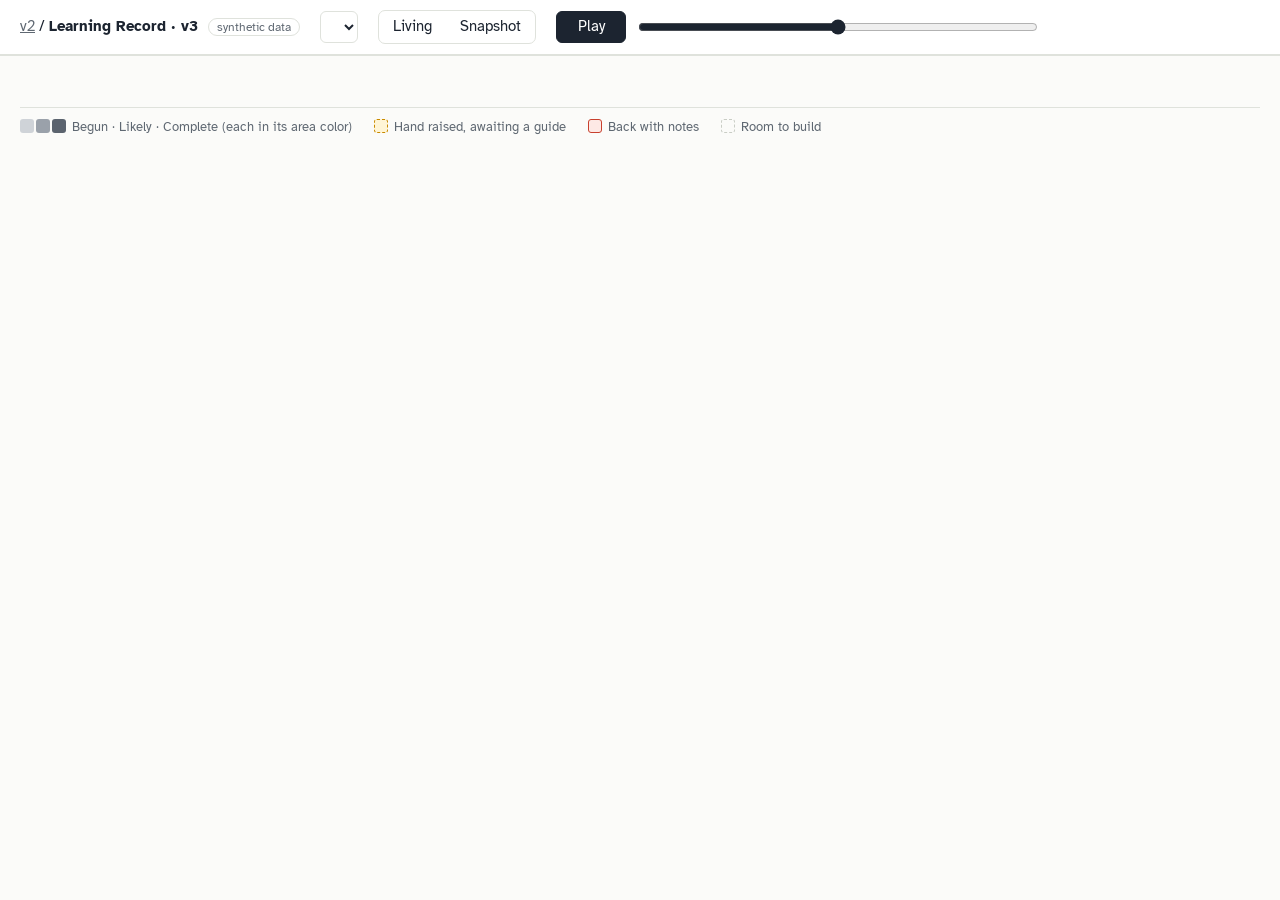
<file: index.html>
<!DOCTYPE html>
<html lang="en">
<head>
  <meta charset="utf-8" />
  <meta http-equiv="refresh" content="0; url=v3/" />
  <title>Learning Record encodings</title>
  <style>
    body { font-family: sans-serif; padding: 2rem; color: #1c2430; }
    a { color: #1e3a5f; }
  </style>
</head>
<body>
  <p><a href="v3/">v3 — castle, garden, compass, seasons, review flow</a></p>
  <p><a href="v2/">v2 — fill bars, breadcrumbs</a></p>
  <p><a href="v1/">v1 — pitch with rationales</a></p>
</body>
</html>
</file>
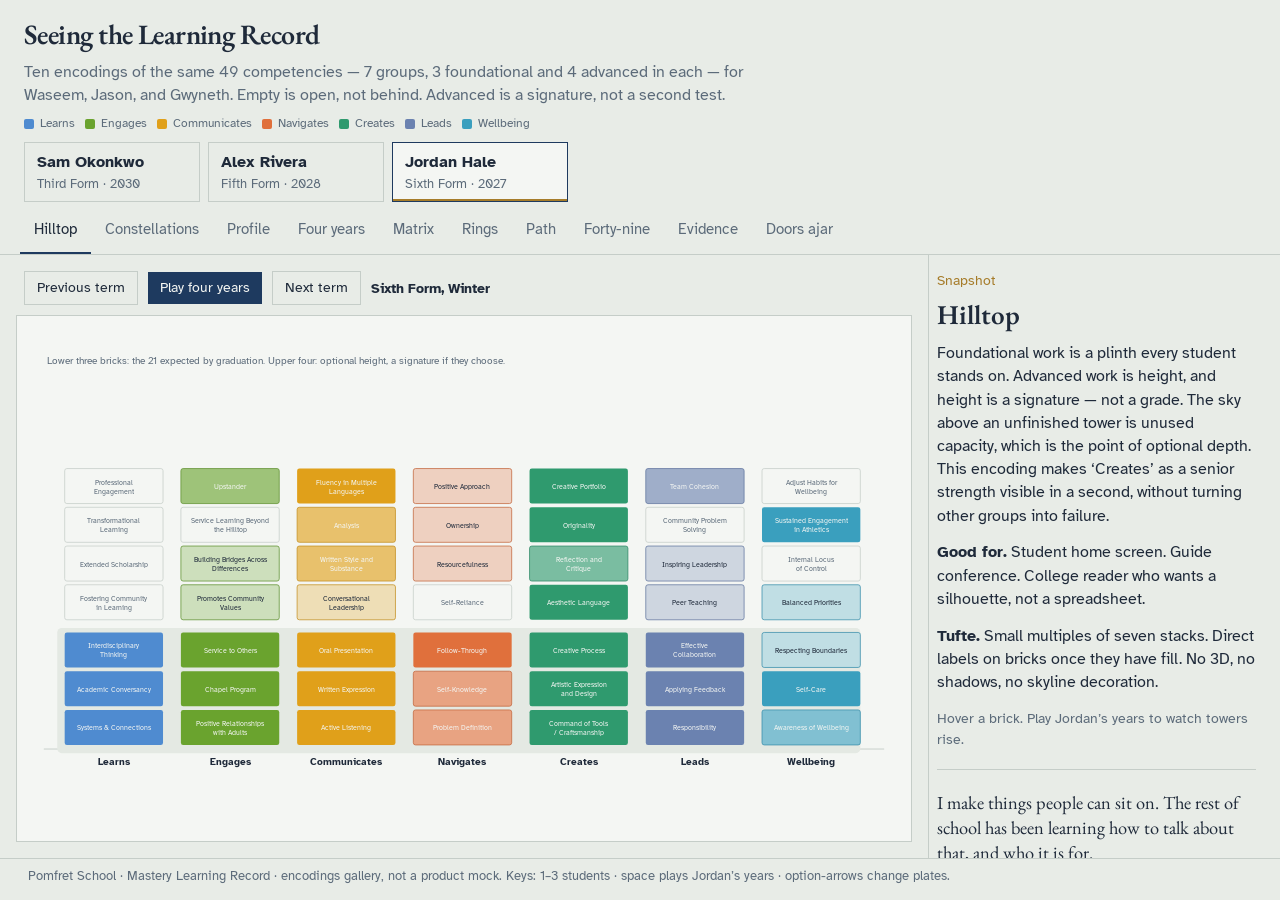
<file: v1/index.html>
<!DOCTYPE html>
<html lang="en">
<head>
  <meta charset="utf-8" />
  <meta name="viewport" content="width=device-width, initial-scale=1" />
  <title>Seeing the Learning Record</title>
  <link rel="preconnect" href="https://fonts.googleapis.com" />
  <link rel="preconnect" href="https://fonts.gstatic.com" crossorigin />
  <link href="https://fonts.googleapis.com/css2?family=Atkinson+Hyperlegible:wght@400;700&family=EB+Garamond:ital,wght@0,500;0,600;1,500&display=swap" rel="stylesheet" />
  <link rel="stylesheet" href="styles.css" />
</head>
<body>
  <div class="shell">
    <header>
      <div>
        <h1>Seeing the Learning Record</h1>
        <p class="lede">
          Ten encodings of the same 49 competencies — 7 groups, 3 foundational and 4 advanced in each —
          for Waseem, Jason, and Gwyneth. Empty is open, not behind. Advanced is a signature, not a second test.
        </p>
        <div class="swatches" id="swatches"></div>
      </div>
      <div class="people" id="people"></div>
    </header>

    <nav id="viz-nav" aria-label="Encodings"></nav>

    <div class="stage">
      <div class="canvas-wrap">
        <div class="scrub" id="scrub">
          <button type="button" class="ghost" id="term-back">Previous term</button>
          <button type="button" id="play">Play four years</button>
          <button type="button" class="ghost" id="term-fwd">Next term</button>
          <span id="term-label"></span>
        </div>
        <div id="plate"></div>
      </div>
      <aside>
        <div id="rationale"></div>
        <div id="portrait"></div>
      </aside>
    </div>

    <footer>
      Pomfret School · Mastery Learning Record · encodings gallery, not a product mock.
      Keys: 1–3 students · space plays Jordan’s years · option-arrows change plates.
    </footer>
  </div>
  <div id="tip" hidden></div>
  <script type="module">
    import { GROUPS } from "./js/data.js";
    const row = document.getElementById("swatches");
    GROUPS.forEach((g) => {
      const s = document.createElement("span");
      s.className = "swatch";
      s.innerHTML = `<i style="background:${g.ink}"></i>${g.short}`;
      row.appendChild(s);
    });
  </script>
  <script type="module" src="./js/app.js"></script>
</body>
</html>
</file>
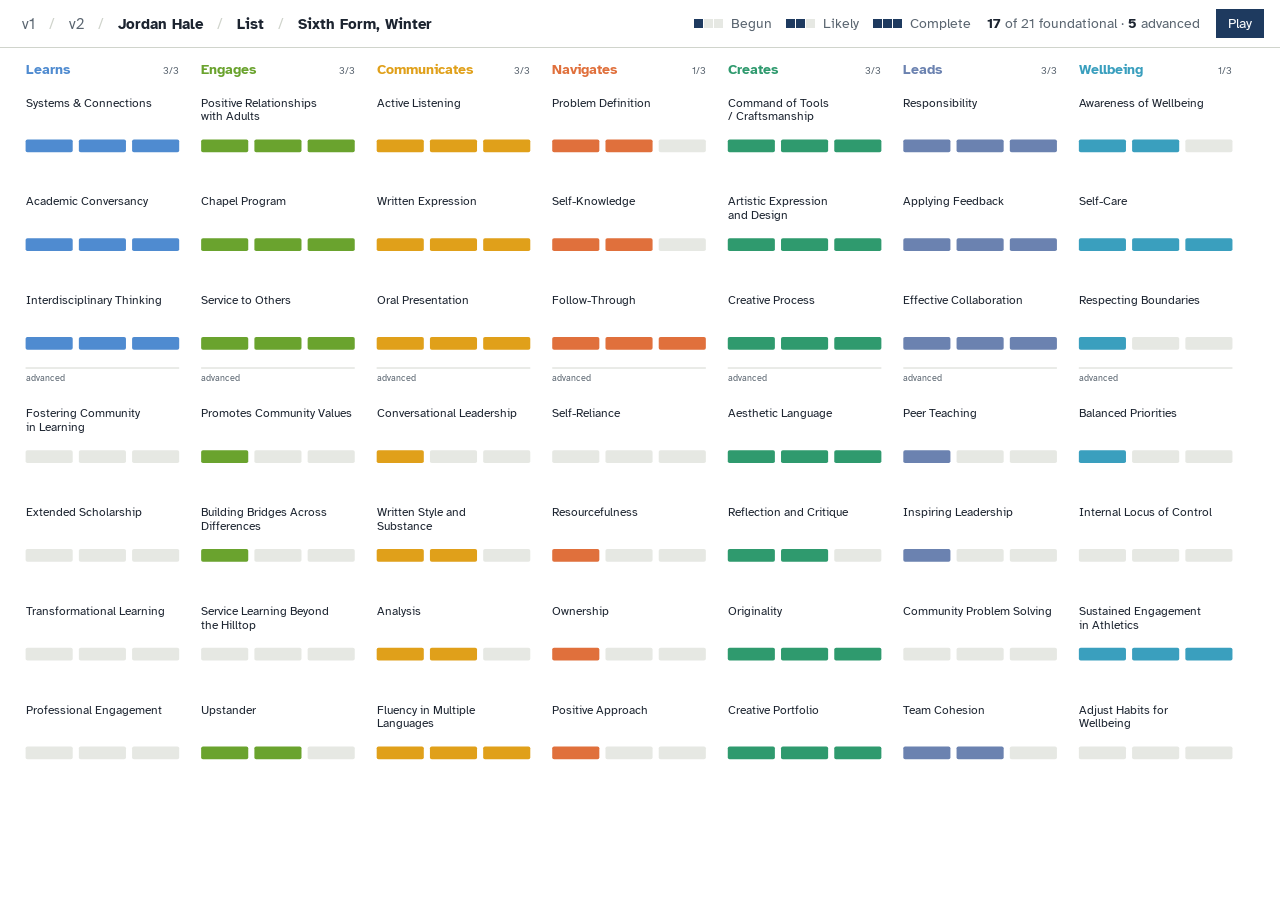
<file: v2/index.html>
<!DOCTYPE html>
<html lang="en">
<head>
  <meta charset="utf-8" />
  <meta name="viewport" content="width=device-width, initial-scale=1" />
  <title>Learning Record · v2</title>
  <link rel="preconnect" href="https://fonts.googleapis.com" />
  <link rel="preconnect" href="https://fonts.gstatic.com" crossorigin />
  <link href="https://fonts.googleapis.com/css2?family=Atkinson+Hyperlegible:wght@400;700&display=swap" rel="stylesheet" />
  <link rel="stylesheet" href="styles.css" />
</head>
<body>
  <header class="bar">
    <nav class="crumbs" aria-label="Location">
      <a class="crumb link" href="../v1/">v1</a>
      <span class="sep">/</span>
      <span class="crumb is-here">v2</span>
      <span class="sep">/</span>
      <div class="crumb-menu">
        <button type="button" class="crumb" id="crumb-student" aria-expanded="false" aria-haspopup="true"></button>
        <div class="menu-list" id="menu-student" hidden></div>
      </div>
      <span class="sep">/</span>
      <div class="crumb-menu">
        <button type="button" class="crumb" id="crumb-viz" aria-expanded="false" aria-haspopup="true"></button>
        <div class="menu-list" id="menu-viz" hidden></div>
      </div>
      <span class="sep" id="term-slash">/</span>
      <div class="crumb-menu" id="term-wrap">
        <button type="button" class="crumb" id="crumb-term" aria-expanded="false" aria-haspopup="true"></button>
        <div class="menu-list" id="menu-term" hidden></div>
      </div>
    </nav>
    <div class="bar-right">
      <div class="legend" title="Each competency fills left to right">
        <span class="cells"><i></i><i class="off"></i><i class="off"></i></span> Begun
        <span class="cells"><i></i><i></i><i class="off"></i></span> Likely
        <span class="cells"><i></i><i></i><i></i></span> Complete
      </div>
      <div id="stats"></div>
      <button type="button" id="play">Play</button>
    </div>
  </header>
  <main id="plate"></main>
  <div id="tip" hidden></div>
  <script type="module" src="./js/app.js"></script>
</body>
</html>
</file>
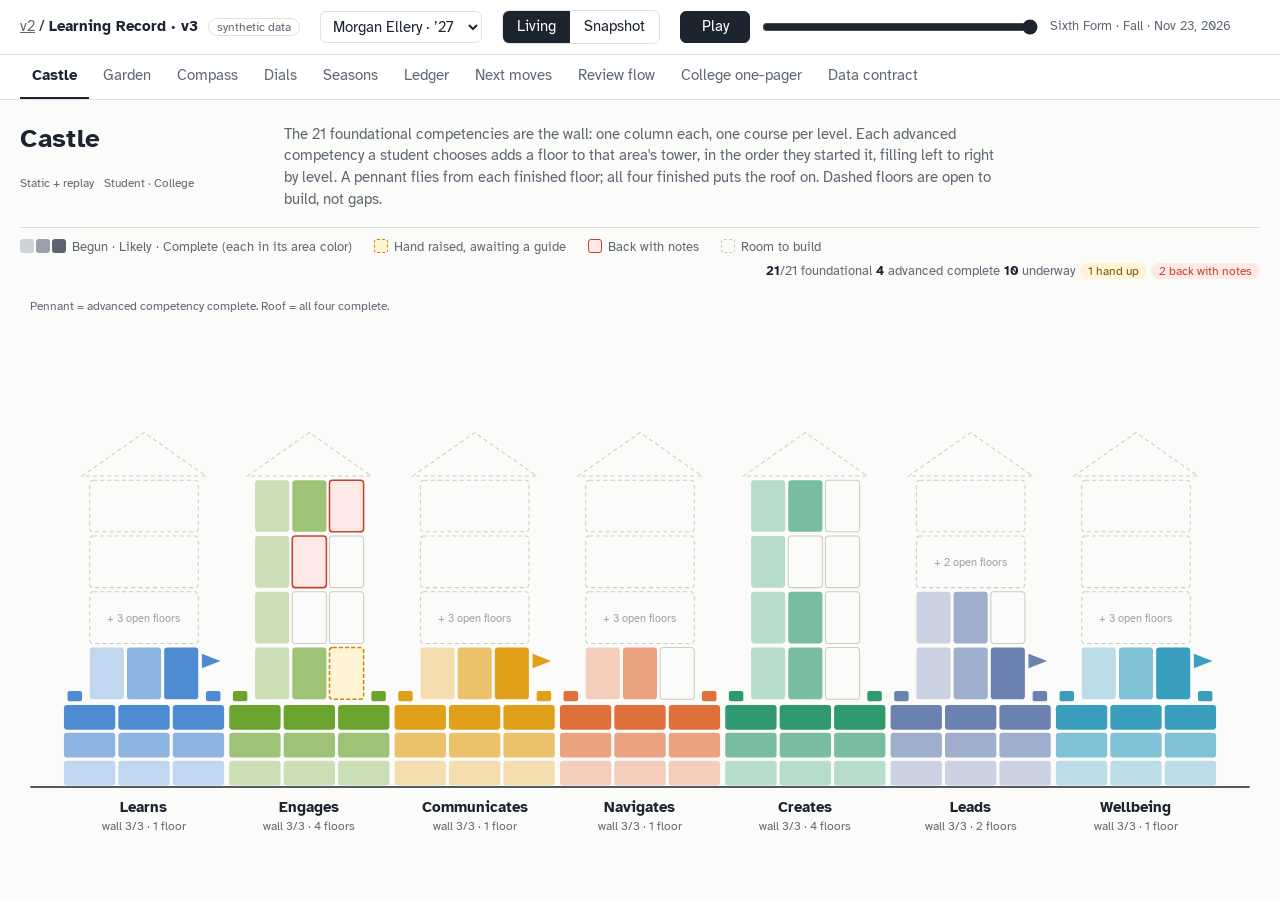
<file: v3/index.html>
<!DOCTYPE html>
<html lang="en">
<head>
  <meta charset="utf-8" />
  <meta name="viewport" content="width=device-width, initial-scale=1" />
  <title>Learning Record · v3</title>
  <link href="https://fonts.googleapis.com/css2?family=Atkinson+Hyperlegible:wght@400;700&display=swap" rel="stylesheet" />
  <link rel="stylesheet" href="styles.css" />
</head>
<body>
  <header class="bar">
    <div class="brand"><a href="../v2/">v2</a> / <b>Learning Record · v3</b> <span class="syn">synthetic data</span></div>
    <select id="student" aria-label="Student"></select>
    <div class="seg" role="group" aria-label="Mode">
      <button data-mode="living" title="For the student: shows raised hands, notes, and room to build">Living</button>
      <button data-mode="snapshot" title="For a college reader: only what is earned">Snapshot</button>
    </div>
    <div class="time">
      <button id="play">Play</button>
      <input id="when" type="range" min="0" step="1" aria-label="Date" />
      <span id="date"></span>
    </div>
  </header>
  <nav id="nav"></nav>
  <main>
    <div class="head">
      <div><h1 id="title"></h1><p id="tags"></p></div>
      <p id="note"></p>
    </div>
    <div class="legend">
      <span><i style="background:#cfd3d8"></i><i style="background:#9aa1aa"></i><i style="background:#5b636e"></i> Begun · Likely · Complete (each in its area color)</span>
      <span class="lv-only"><i class="u-raised"></i> Hand raised, awaiting a guide</span>
      <span class="lv-only"><i class="u-returned"></i> Back with notes</span>
      <span class="lv-only"><i class="u-ghost"></i> Room to build</span>
      <span id="stats"></span>
    </div>
    <div id="stage"></div>
  </main>
  <aside id="drawer" hidden></aside>
  <div id="tip" hidden></div>
  <script type="module" src="./js/app.js"></script>
</body>
</html>
</file>
<file: v1/styles.css>
:root {
  --paper: #e8ece7;
  --plate: #f4f6f3;
  --ink: #1f2a3a;
  --mute: #5c6b7a;
  --rule: #c5cdc8;
  --navy: #1e3a5f;
  --gold: #a67c2a;
  --display: "EB Garamond", "Palatino Linotype", Palatino, serif;
  --ui: "Atkinson Hyperlegible", "Source Sans 3", sans-serif;
}

* { box-sizing: border-box; }
html, body { margin: 0; min-height: 100%; }
body {
  background: var(--paper);
  color: var(--ink);
  font-family: var(--ui);
  font-size: 16px;
  line-height: 1.45;
}

.shell {
  min-height: 100vh;
  height: 100vh;
  display: grid;
  grid-template-rows: auto auto minmax(0, 1fr) auto;
}

header {
  padding: 14px 24px 6px;
  display: grid;
  grid-template-columns: 1fr;
  gap: 10px;
}

h1 {
  font-family: var(--display);
  font-size: 1.75rem;
  font-weight: 600;
  margin: 0;
  letter-spacing: -0.02em;
}

.lede {
  margin: 6px 0 0;
  color: var(--mute);
  max-width: 46rem;
}

.people {
  display: flex;
  gap: 8px;
  justify-content: flex-start;
  flex-wrap: wrap;
}

.person {
  appearance: none;
  background: transparent;
  border: 1px solid var(--rule);
  color: var(--ink);
  padding: 8px 12px;
  text-align: left;
  font: inherit;
  cursor: pointer;
  min-width: 11rem;
}
.person.is-on {
  border-color: var(--navy);
  background: var(--plate);
  box-shadow: inset 0 -2px 0 var(--gold);
}
.person-name { display: block; font-weight: 700; }
.person-meta { display: block; color: var(--mute); font-size: 0.8rem; }

#viz-nav {
  display: flex;
  gap: 0;
  padding: 0 20px;
  border-bottom: 1px solid var(--rule);
  overflow-x: auto;
}
.viz-tab {
  appearance: none;
  background: none;
  border: 0;
  border-bottom: 2px solid transparent;
  color: var(--mute);
  font: inherit;
  font-size: 0.95rem;
  padding: 10px 14px 12px;
  cursor: pointer;
  white-space: nowrap;
}
.viz-tab.is-on {
  color: var(--ink);
  border-bottom-color: var(--navy);
}

.stage {
  display: grid;
  grid-template-columns: minmax(0, 1fr) 22rem;
  min-height: 0;
  flex: 1;
}

.canvas-wrap {
  padding: 12px 16px 16px;
  min-width: 0;
  display: flex;
  flex-direction: column;
  min-height: 0;
}

.scrub {
  display: flex;
  align-items: center;
  gap: 10px;
  padding: 4px 8px 10px;
  color: var(--mute);
  font-size: 0.9rem;
}
.scrub[hidden] { display: none; }
.scrub button {
  appearance: none;
  font: inherit;
  font-size: 0.85rem;
  background: var(--navy);
  color: var(--plate);
  border: 0;
  padding: 6px 12px;
  cursor: pointer;
}
.scrub button.ghost {
  background: transparent;
  color: var(--ink);
  border: 1px solid var(--rule);
}
#term-label { font-weight: 700; color: var(--ink); }

#plate {
  flex: 1;
  position: relative;
  background: var(--plate);
  border: 1px solid var(--rule);
  min-height: 0;
  overflow: hidden;
}
#plate svg {
  position: absolute;
  inset: 0;
  width: 100%;
  height: 100%;
}

aside {
  padding: 16px 24px 24px 8px;
  border-left: 1px solid var(--rule);
  overflow: auto;
}
aside h2 {
  font-family: var(--display);
  font-size: 1.7rem;
  font-weight: 600;
  margin: 0 0 8px;
}
.kicker {
  margin: 0 0 4px;
  color: var(--gold);
  font-size: 0.85rem;
}
aside p { margin: 0 0 0.85rem; color: var(--ink); }
aside p strong { font-weight: 700; }
.motion { color: var(--mute); font-size: 0.9rem; }

#portrait {
  margin-top: 1.25rem;
  padding-top: 1.25rem;
  border-top: 1px solid var(--rule);
}
blockquote {
  margin: 0 0 0.6rem;
  font-family: var(--display);
  font-size: 1.15rem;
  line-height: 1.35;
}
.pitch, .counts { color: var(--mute); font-size: 0.9rem; margin: 0 0 0.4rem; }
.counts b { color: var(--ink); font-weight: 700; }

footer {
  padding: 8px 28px 14px;
  color: var(--mute);
  font-size: 0.8rem;
  border-top: 1px solid var(--rule);
}

#tip {
  position: fixed;
  z-index: 20;
  max-width: 16rem;
  background: var(--ink);
  color: var(--plate);
  padding: 8px 10px;
  font-size: 0.8rem;
  pointer-events: none;
  line-height: 1.3;
}
#tip strong { display: block; font-size: 0.9rem; }
.tip-meta, .tip-extra { display: block; opacity: 0.8; margin-top: 2px; }

.swatches {
  display: flex;
  gap: 10px;
  flex-wrap: wrap;
  margin-top: 8px;
}
.swatch {
  display: flex;
  align-items: center;
  gap: 6px;
  font-size: 0.75rem;
  color: var(--mute);
}
.swatch i {
  width: 10px;
  height: 10px;
  display: block;
  border-radius: 2px;
}

@media (max-width: 960px) {
  header { grid-template-columns: 1fr; }
  .people { justify-content: flex-start; }
  .stage { grid-template-columns: 1fr; }
  aside { border-left: 0; border-top: 1px solid var(--rule); padding: 16px 20px; }
  #plate { height: 70vw; min-height: 420px; }
}

@media (prefers-reduced-motion: reduce) {
  * { transition: none !important; }
}
</file>
<file: v2/styles.css>
:root {
  --paper: #f6f7f4;
  --ink: #1c2430;
  --mute: #5a6570;
  --rule: #d0d4cc;
  --navy: #1e3a5f;
  --ui: "Atkinson Hyperlegible", "Source Sans 3", sans-serif;
}

* { box-sizing: border-box; }
html, body { margin: 0; height: 100%; }
body {
  background: var(--paper);
  color: var(--ink);
  font-family: var(--ui);
  font-size: 15px;
  display: grid;
  grid-template-rows: auto minmax(0, 1fr);
}

.bar {
  display: flex;
  align-items: center;
  justify-content: space-between;
  gap: 16px;
  padding: 0 16px;
  min-height: 48px;
  border-bottom: 1px solid var(--rule);
  background: #fff;
  flex-wrap: wrap;
}

.crumbs {
  display: flex;
  align-items: center;
  gap: 6px;
  min-width: 0;
  flex-wrap: wrap;
}
.sep { color: var(--rule); padding: 0 2px; }
.crumb {
  appearance: none;
  background: none;
  border: 0;
  font: inherit;
  color: var(--ink);
  padding: 8px 6px;
  cursor: pointer;
  font-weight: 700;
}
.crumb.link {
  text-decoration: none;
  font-weight: 400;
  color: var(--mute);
}
.crumb.is-here { font-weight: 400; color: var(--mute); cursor: default; }
.crumb[aria-expanded="true"] { background: var(--paper); }
button.crumb:hover { text-decoration: underline; }

.crumb-menu { position: relative; }
.menu-list {
  position: absolute;
  top: 100%;
  left: 0;
  z-index: 10;
  min-width: 14rem;
  background: #fff;
  border: 1px solid var(--rule);
  padding: 4px 0;
  max-height: 70vh;
  overflow: auto;
}
.menu-list button {
  display: block;
  width: 100%;
  text-align: left;
  appearance: none;
  background: none;
  border: 0;
  font: inherit;
  padding: 8px 12px;
  cursor: pointer;
  color: var(--ink);
}
.menu-list button:hover,
.menu-list button.is-on { background: var(--paper); }

.bar-right {
  display: flex;
  align-items: center;
  gap: 16px;
  color: var(--mute);
  font-size: 0.85rem;
  flex-wrap: wrap;
}
#stats b { color: var(--ink); font-weight: 700; }

.legend {
  display: flex;
  align-items: center;
  gap: 8px;
}
.cells {
  display: inline-flex;
  gap: 1px;
  margin-left: 6px;
}
.cells i {
  width: 9px;
  height: 9px;
  background: var(--navy);
  display: block;
}
.cells i.off { background: #e6e8e3; }

#play {
  appearance: none;
  font: inherit;
  font-size: 0.85rem;
  background: var(--navy);
  color: #fff;
  border: 0;
  padding: 6px 12px;
  cursor: pointer;
}
#play[hidden] { display: none; }

#plate {
  position: relative;
  min-height: 0;
  background: #fff;
}
#plate svg {
  position: absolute;
  inset: 0;
  width: 100%;
  height: 100%;
}

#tip {
  position: fixed;
  z-index: 20;
  max-width: 16rem;
  background: var(--ink);
  color: #fff;
  padding: 8px 10px;
  font-size: 0.8rem;
  pointer-events: none;
  line-height: 1.3;
}
#tip strong { display: block; }
.tip-meta, .tip-extra { display: block; opacity: 0.8; margin-top: 2px; }

@media (prefers-reduced-motion: reduce) {
  * { transition: none !important; }
}
</file>
<file: v3/styles.css>
:root {
  --paper: #fbfbf9;
  --card: #fff;
  --ink: #1c2430;
  --mute: #5f6872;
  --faint: #9aa1a8;
  --rule: #dfe2dc;
  --open: #c9cdc5;
  --amber: #c98a00;
  --amber-bg: #fff5d6;
  --red: #c8402e;
  --red-bg: #fde9e5;
  --soil: #f3efe7;
  --ui: "Atkinson Hyperlegible", system-ui, sans-serif;
}
* { box-sizing: border-box; }
body { margin: 0; background: var(--paper); color: var(--ink); font: 15px/1.45 var(--ui); }
button, select, input { font: inherit; color: inherit; }
button { cursor: pointer; }

/* ---- chrome ---- */
.bar { display: flex; flex-wrap: wrap; align-items: center; gap: 12px 20px; padding: 10px 20px; background: var(--card); border-bottom: 1px solid var(--rule); position: sticky; top: 0; z-index: 5; }
.brand a { color: var(--mute); }
.syn { font-size: 12px; color: var(--mute); border: 1px solid var(--rule); border-radius: 99px; padding: 1px 8px; margin-left: 6px; }
select { padding: 5px 8px; border: 1px solid var(--rule); border-radius: 6px; background: var(--card); }
.seg { display: inline-flex; border: 1px solid var(--rule); border-radius: 7px; overflow: hidden; }
.seg button { border: 0; background: none; padding: 5px 14px; }
.seg button.on { background: var(--ink); color: #fff; }
.time { display: flex; align-items: center; gap: 10px; flex: 1; min-width: 280px; }
.time input { flex: 1; accent-color: var(--ink); }
#date { font-size: 13px; color: var(--mute); white-space: nowrap; min-width: 210px; }
#play { border: 1px solid var(--ink); background: var(--ink); color: #fff; border-radius: 6px; padding: 4px 14px; min-width: 70px; }

nav { display: flex; gap: 2px; padding: 0 20px; border-bottom: 1px solid var(--rule); overflow-x: auto; background: var(--card); }
nav button { border: 0; background: none; padding: 10px 12px; color: var(--mute); border-bottom: 2px solid transparent; white-space: nowrap; }
nav button.on { color: var(--ink); border-bottom-color: var(--ink); font-weight: 700; }

main { padding: 20px; max-width: 1280px; margin: 0 auto; }
.head { display: grid; grid-template-columns: 240px 1fr; gap: 24px; align-items: start; }
h1 { margin: 0; font-size: 26px; }
#tags span { display: inline-block; font-size: 12px; color: var(--mute); margin-right: 10px; }
#note { margin: 4px 0 0; color: var(--mute); max-width: 72ch; }
.legend { display: flex; flex-wrap: wrap; gap: 6px 22px; align-items: center; font-size: 13px; color: var(--mute); margin: 16px 0 8px; padding-top: 10px; border-top: 1px solid var(--rule); }
.legend i { display: inline-block; width: 14px; height: 14px; border-radius: 3px; vertical-align: -2px; margin-right: 2px; }
#stats { margin-left: auto; }
#stats b { color: var(--ink); }
body[data-mode="snapshot"] .lv-only { display: none; }
.pill { border-radius: 99px; padding: 1px 8px; font-size: 12px; }
.pill.raised { background: var(--amber-bg); color: #7a5600; }
.pill.returned { background: var(--red-bg); color: var(--red); }
#stage { min-height: 400px; }
.hint, .empty { color: var(--mute); font-size: 13px; }

/* ---- svg marks ---- */
svg.viz { width: 100%; height: auto; display: block; overflow: visible; }
svg text { font-family: var(--ui); fill: var(--ink); }
.lab { font-size: 15px; font-weight: 700; }
.lab-sm { font-size: 12px; fill: var(--mute); }
.lab-xs { font-size: 11px; fill: var(--faint); }
.big { font-size: 34px; font-weight: 700; }
.ghost-label { font-size: 11px; fill: var(--faint); }
[data-comp] { cursor: pointer; }
svg [data-comp]:hover, svg .sel { stroke: var(--ink); stroke-width: 2; }
.u-earned { stroke: none; }
.u-open, .legend .u-open { fill: none; stroke: var(--open); stroke-width: 1; }
.u-track { fill: #eef0ec; }
.u-ghost, .legend i.u-ghost { fill: none; stroke: var(--open); stroke-dasharray: 4 3; stroke-width: 1; border: 1px dashed var(--open); }
.u-raised, .legend i.u-raised { fill: var(--amber-bg); stroke: var(--amber); stroke-width: 1.5; stroke-dasharray: 4 2; background: var(--amber-bg); border: 1.5px dashed var(--amber); }
.u-returned, .legend i.u-returned { fill: var(--red-bg); stroke: var(--red); stroke-width: 1.5; background: var(--red-bg); border: 1.5px solid var(--red); }
.ground { stroke: var(--ink); stroke-width: 1.5; }
.merlon { fill: #e3e5e0; }
.pole { stroke: var(--ink); stroke-width: 1.5; }
.soil { fill: var(--soil); }
.l-earned { fill: none; stroke-linecap: round; }
.l-open { fill: none; stroke: var(--open); stroke-width: 1.5; stroke-dasharray: 2 4; }
.l-raised { fill: none; stroke: var(--amber); stroke-width: 2; stroke-dasharray: 4 3; }
.l-returned { fill: none; stroke: var(--red); stroke-width: 2; stroke-dasharray: 4 3; }
.pistil { fill: #fff; }
.seed { fill: #e6dcc8; stroke: #b9a98a; stroke-width: 1.2; }
.fline { fill: none; stroke: var(--ink); stroke-width: 1; }
.band { fill: #f2f3ef; }
.future { fill: var(--paper); opacity: 0.6; }
.base { stroke: var(--rule); }
.tick { stroke-width: 3; stroke-linecap: round; }
.spark { fill: none; stroke: var(--ink); stroke-width: 1.5; }
.now { stroke: var(--ink); stroke-dasharray: 3 3; }
.cross line { stroke: var(--faint); }
.grid { stroke: var(--rule); }
.dot-returned { stroke: var(--red); stroke-width: 2; }

/* ---- ledger ---- */
.ledger { display: grid; grid-template-columns: repeat(auto-fill, minmax(250px, 1fr)); gap: 22px 28px; }
.ledger section { border-top: 3px solid var(--area); padding-top: 6px; }
.ledger h3 { font-size: 14px; margin: 0 0 6px; min-height: 2.6em; }
.ledger h3::before { content: ""; display: inline-block; width: 10px; height: 10px; border-radius: 50%; background: var(--area); margin-right: 6px; }
.sub { font-size: 11px; text-transform: uppercase; letter-spacing: .06em; color: var(--faint); margin: 8px 0 2px; }
.lr { display: grid; grid-template-columns: 1fr auto auto 58px; gap: 6px; align-items: center; font-size: 13px; padding: 3px 0; border-bottom: 1px solid #f0f1ee; }
.lr.empty { display: block; color: var(--faint); }
.lr .nm { overflow: hidden; text-overflow: ellipsis; white-space: nowrap; }
.lr .cells { display: inline-flex; gap: 2px; }
.lr .cells i { width: 12px; height: 12px; border-radius: 2px; display: block; }
.lr .cells i.u-open, .lr .cells i.u-none { border: 1px solid var(--open); }
.lr .cells i.u-raised { border: 1.5px dashed var(--amber); }
.lr .cells i.u-returned { border: 1.5px solid var(--red); }
.lr .dt { font-size: 11px; color: var(--mute); text-align: right; }
.flag { width: 8px; height: 8px; border-radius: 50%; }
.flag.raised { background: var(--amber); }
.flag.returned { background: var(--red); }
.lr:hover { background: #f4f5f1; }

/* ---- next moves ---- */
.moves { display: grid; grid-template-columns: repeat(auto-fit, minmax(240px, 1fr)); gap: 20px; }
.moves.one { grid-template-columns: minmax(240px, 520px); }
.moves h3 { margin: 0; font-size: 16px; }
.moves .n { color: var(--mute); font-weight: 400; }
.mv { display: grid; grid-template-columns: 10px 1fr auto; gap: 10px; align-items: center; width: 100%; text-align: left; background: var(--card); border: 1px solid var(--rule); border-radius: 8px; padding: 10px 12px; margin-bottom: 8px; }
.mv:hover { border-color: var(--ink); }
.mv .dot { width: 10px; height: 10px; border-radius: 50%; background: var(--area); }
.mv small { display: block; color: var(--mute); }
.cta { font-size: 12px; font-weight: 700; border: 1px solid var(--ink); border-radius: 99px; padding: 2px 10px; white-space: nowrap; }

/* ---- review ---- */
.tiles { display: grid; grid-template-columns: repeat(auto-fit, minmax(160px, 1fr)); gap: 12px; margin-bottom: 18px; }
.tiles div { background: var(--card); border: 1px solid var(--rule); border-radius: 8px; padding: 12px 14px; }
.tiles b { display: block; font-size: 28px; }
.tiles span { color: var(--mute); font-size: 13px; }
.review h3 { font-size: 15px; margin: 18px 0 8px; }
.or { display: grid; grid-template-columns: minmax(200px, 300px) auto 1fr; gap: 12px; align-items: center; padding: 4px 0; font-size: 13px; }
.or small { color: var(--mute); }
.agebar { height: 10px; border-radius: 0 3px 3px 0; min-width: 4px; }
.agebar.raised { background: var(--amber); }
.agebar.returned { background: var(--red); }

/* ---- one-pager ---- */
.onepager { background: var(--card); border: 1px solid var(--rule); padding: 32px 40px; max-width: 1000px; margin: 0 auto; }
.onepager header { display: grid; grid-template-columns: 1fr 1.2fr; gap: 30px; border-bottom: 1px solid var(--rule); padding-bottom: 16px; }
.onepager h2 { font-size: 32px; margin: 0; }
.onepager header p { margin: 2px 0; color: var(--mute); }
.onepager .syn { display: inline-block; margin: 6px 0 0; }
blockquote { margin: 0; font-size: 18px; }
.lede { font-size: 19px; margin: 18px 0; }
.op-grid { display: grid; grid-template-columns: 1.2fr 1fr; gap: 24px; align-items: center; margin-bottom: 18px; }
.op-strong p { margin: 0 0 10px; font-size: 14px; }
.op-strong p b { display: block; border-left: 3px solid var(--area); padding-left: 6px; }
.op-strong h3 { font-size: 14px; color: var(--mute); }
.print { margin-top: 18px; border: 1px solid var(--ink); background: none; border-radius: 6px; padding: 6px 14px; }

/* ---- contract ---- */
.contract { max-width: 820px; }
pre { background: #f2f3ef; padding: 14px; border-radius: 8px; overflow-x: auto; font-size: 12.5px; }

/* ---- drawer + tooltip ---- */
#drawer { position: fixed; top: 0; right: 0; bottom: 0; width: min(380px, 100vw); background: var(--card); border-left: 1px solid var(--rule); box-shadow: -8px 0 24px rgb(0 0 0 / 6%); padding: 22px; overflow-y: auto; z-index: 10; }
#drawer .x { position: absolute; top: 10px; right: 12px; border: 0; background: none; font-size: 24px; color: var(--mute); }
#drawer h2 { margin: 2px 0 2px; font-size: 21px; }
#drawer .area { margin: 0; font-size: 13px; color: var(--mute); }
#drawer .area::before { content: ""; display: inline-block; width: 9px; height: 9px; border-radius: 50%; background: var(--area); margin-right: 6px; }
#drawer .kind { margin: 0 0 12px; color: var(--mute); font-size: 13px; }
.lv-cells { display: grid; grid-template-columns: 16px auto 16px auto 16px auto; gap: 6px; align-items: center; font-size: 12px; margin-bottom: 14px; }
.lv-cells i { width: 16px; height: 16px; border-radius: 3px; border: 1px solid var(--open); }
.lv { border: 1px solid var(--rule); border-radius: 10px; padding: 12px; margin-bottom: 12px; }
.lv header { display: flex; justify-content: space-between; align-items: center; }
.lv .dates { margin: 2px 0 8px; font-size: 12px; color: var(--mute); }
.chip { font-size: 12px; border-radius: 99px; padding: 1px 8px; }
.chip.earned { background: #eef0ec; }
.chip.raised { background: var(--amber-bg); color: #7a5600; }
.chip.returned { background: var(--red-bg); color: var(--red); }
.ev { border-top: 1px solid #f0f1ee; padding: 6px 0 0; margin-top: 6px; font-size: 13px; }
.ev small { color: var(--mute); }
.ev p { margin: 2px 0; }
.ev.guide { padding-left: 10px; border-left: 2px solid var(--rule); }
.add { width: 100%; border: 1px solid var(--ink); background: var(--ink); color: #fff; padding: 8px; border-radius: 8px; margin-top: 4px; }
#tip { position: fixed; pointer-events: none; background: var(--ink); color: #fff; font-size: 13px; padding: 7px 10px; border-radius: 6px; max-width: 280px; z-index: 20; }
#tip .raised { color: #ffd772; }
#tip .returned { color: #ffb2a6; }

@media (max-width: 760px) {
  .head, .onepager header, .op-grid { grid-template-columns: 1fr; }
  .onepager { padding: 20px 16px; }
  main { padding: 16px; }
}
@media print {
  .bar, nav, .head, .legend, .print, #drawer, #tip { display: none !important; }
  main { padding: 0; }
  .onepager { border: 0; }
}
.op-compass .lab { font-size: 30px; }
.op-compass .lab-sm { font-size: 22px; }
.op-compass .big { font-size: 64px; }
</file>
